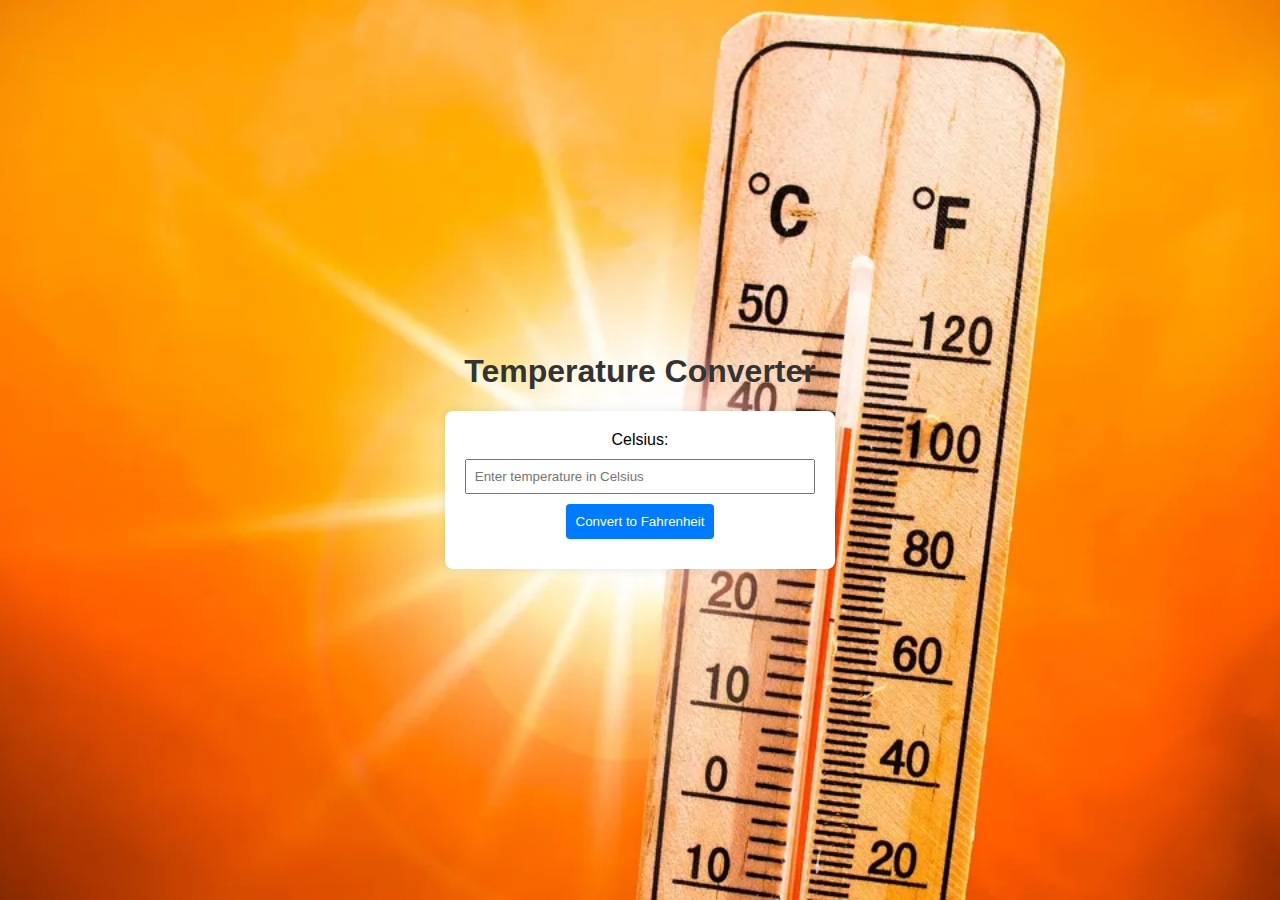
<file: bharat/temp/index.html>
<!DOCTYPE html>
<html lang="en">
<head>
    <meta charset="UTF-8">
    <meta name="viewport" content="width=device-width, initial-scale=1.0">
    <link rel="stylesheet" href="styles.css">
    </style>
    <title>Temperature Converter</title>
</head>
<body>
    <div class="container">
        <h1>Temperature Converter</h1>
        <div class="converter">
            <label for="celsius">Celsius:</label>
            <input type="number" id="celsius" placeholder="Enter temperature in Celsius">
            <button onclick="convertToFar()">Convert to Fahrenheit</button>
            <div id="result"></div>
        </div>
    </div>

    <script src="script.js"></script>
</body>
</html>
</file>
<file: bharat/temp/styles.css>
body {
    font-family: Arial, sans-serif;
    margin: 0;
    padding: 0;
    display: flex;
    align-items: center;
    justify-content: center;
    height: 100vh;
    background-color: #f4f4f4;
    font-family: 'montserrat', sans-serif;
    background-image: url('temp.jpg');
    background-size: cover;
    background-position: top center;
}

.container {
    text-align: center;
}

h1 {
    color: #333;
}

.converter {
    margin-top: 20px;
    background-color: #fff;
    padding: 20px;
    border-radius: 8px;
    box-shadow: 0 0 10px rgba(0, 0, 0, 0.1);
}

label {
    display: block;
    margin-bottom: 10px;
}

input {
    width: 100%;
    padding: 8px;
    box-sizing: border-box;
    margin-bottom: 10px;
}

button {
    background-color: #007bff;
    color: #fff;
    padding: 10px;
    border: none;
    border-radius: 4px;
    cursor: pointer;
}

button:hover {
    background-color: #0056b3;
}

#result {
    margin-top: 10px;
    font-weight: bold;
}
</file>
